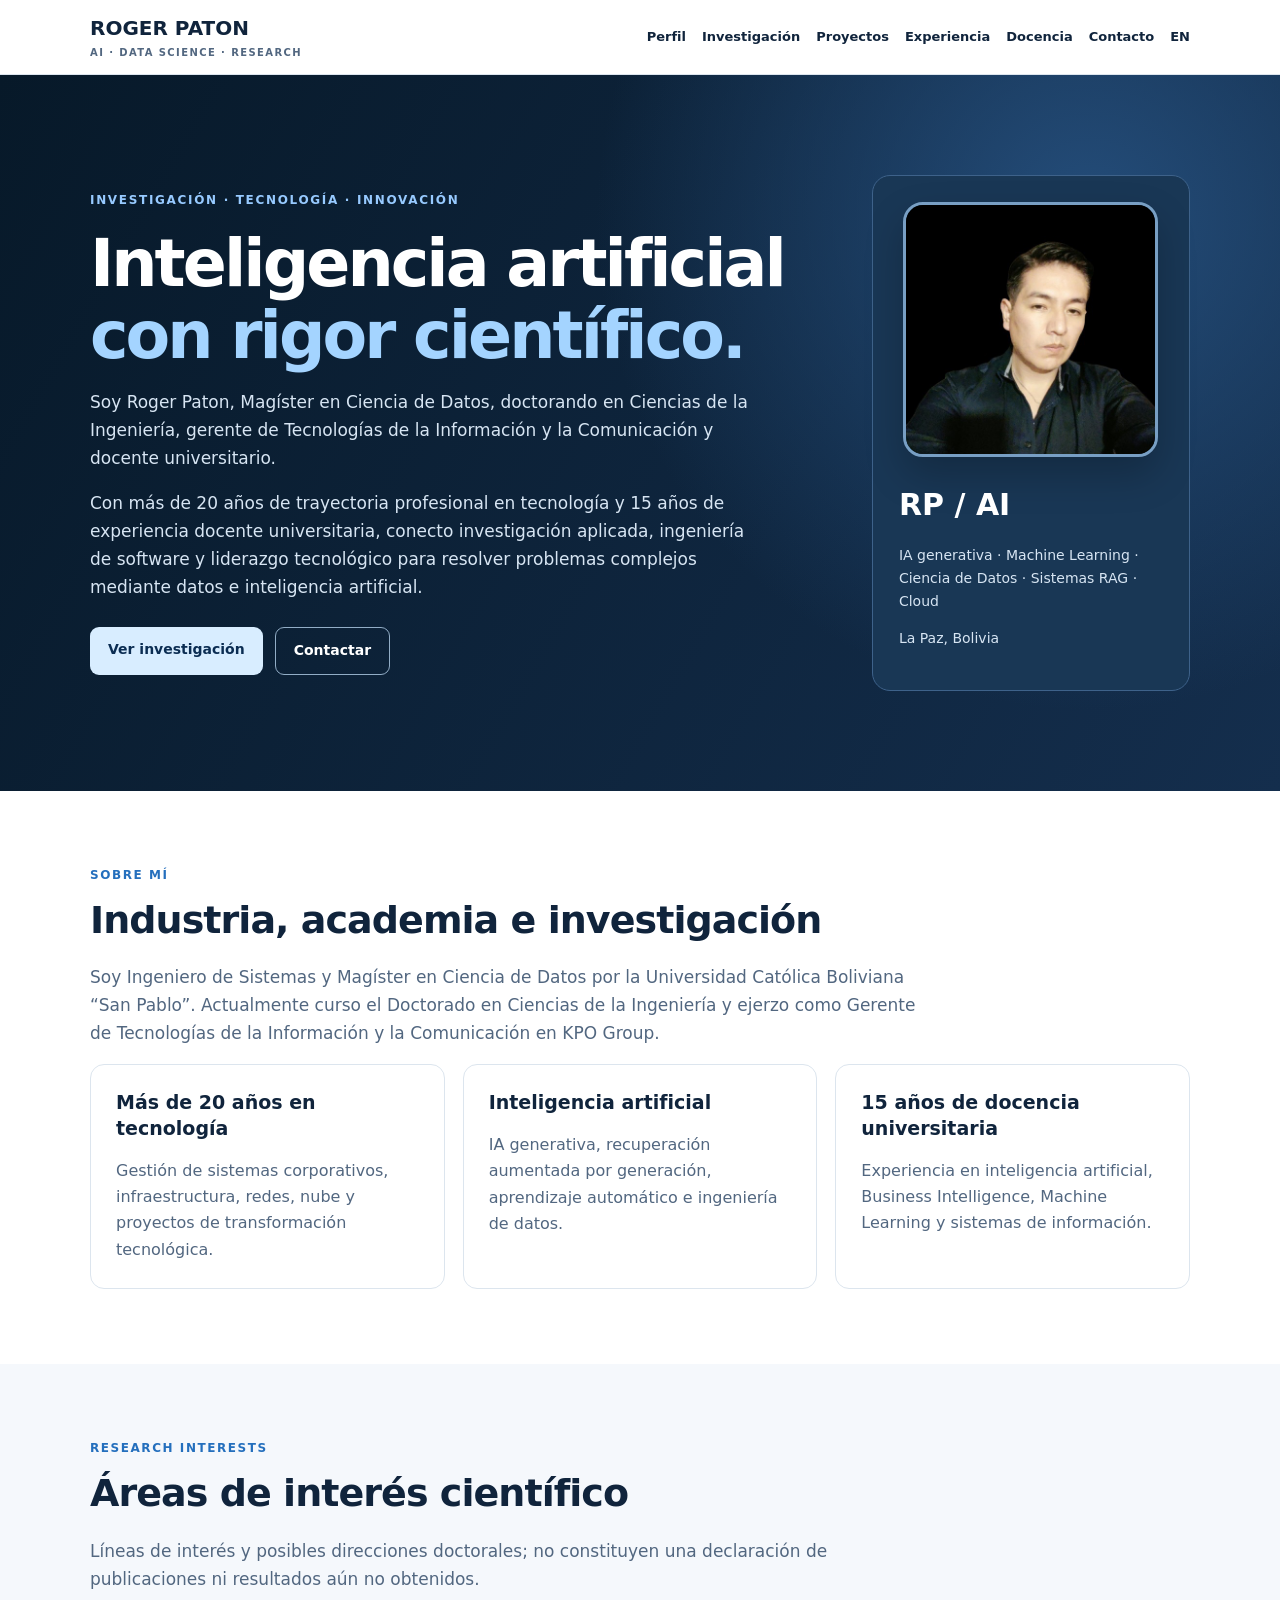
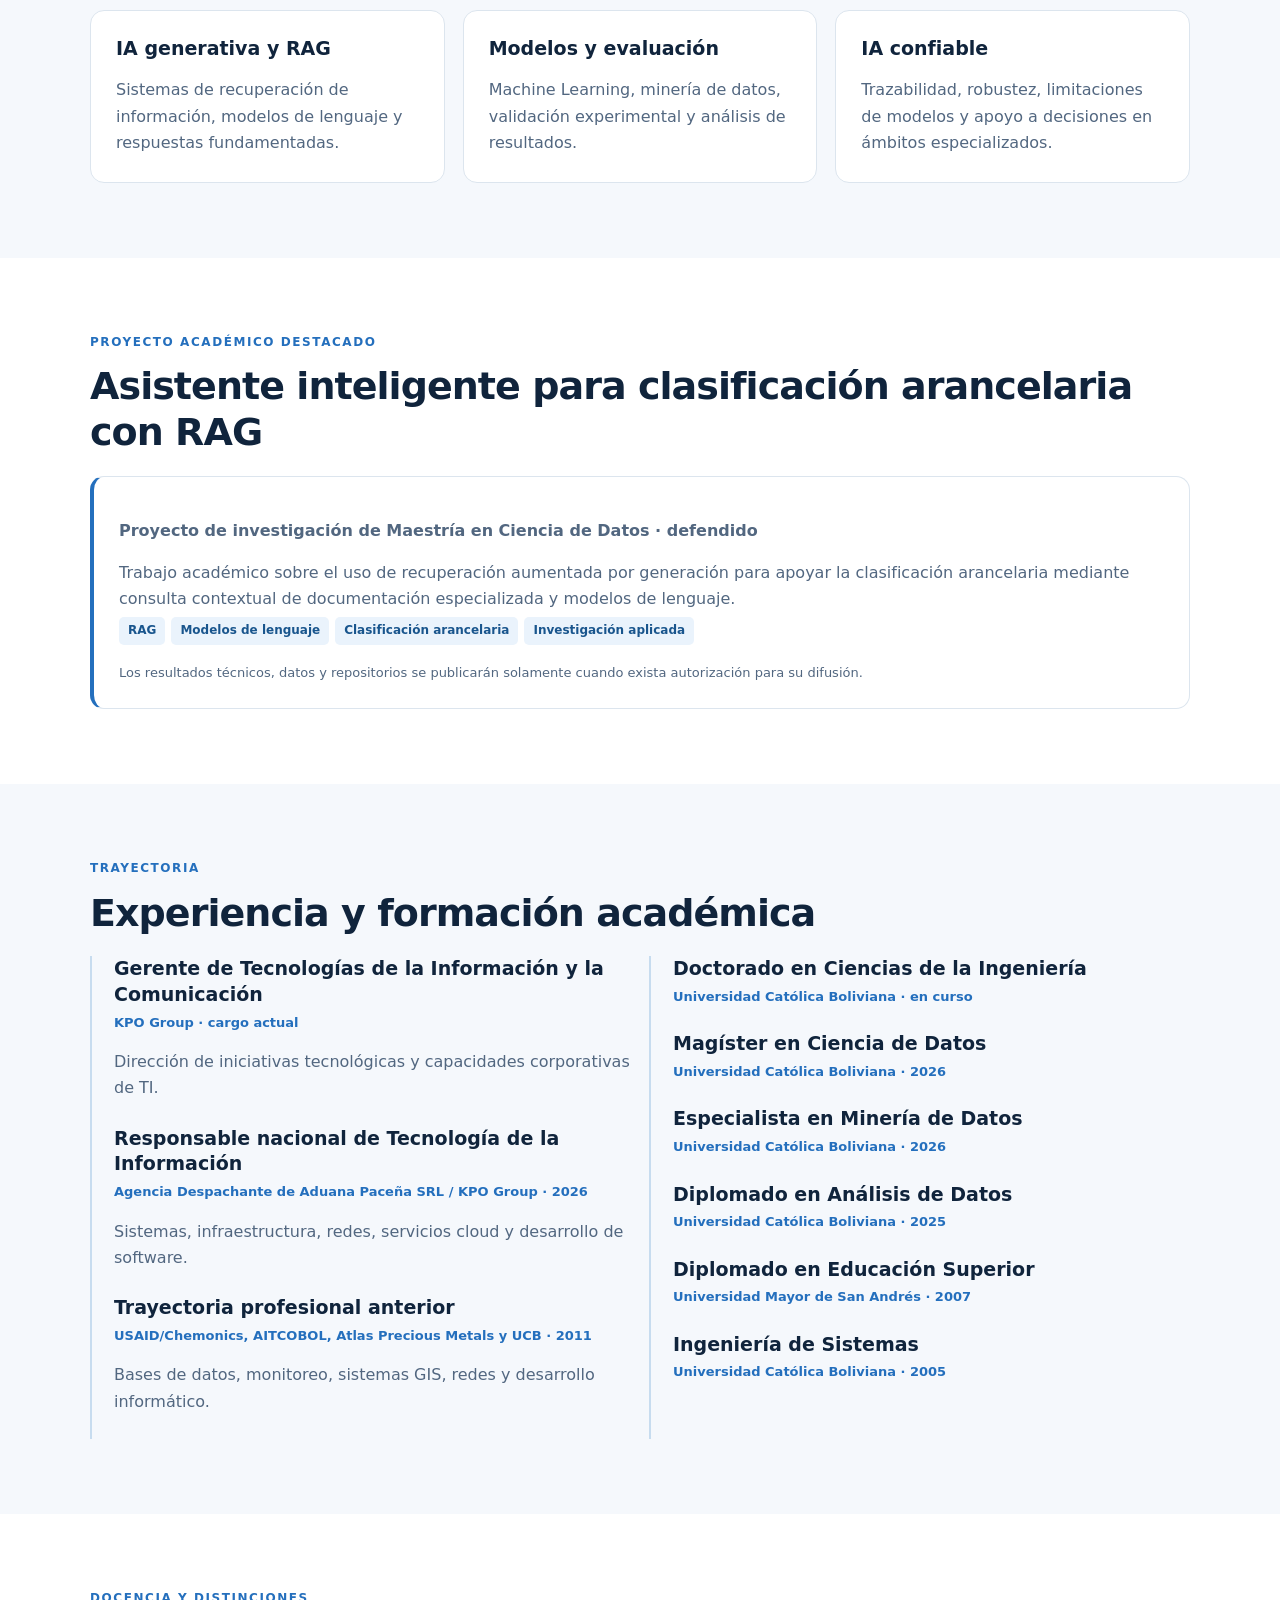
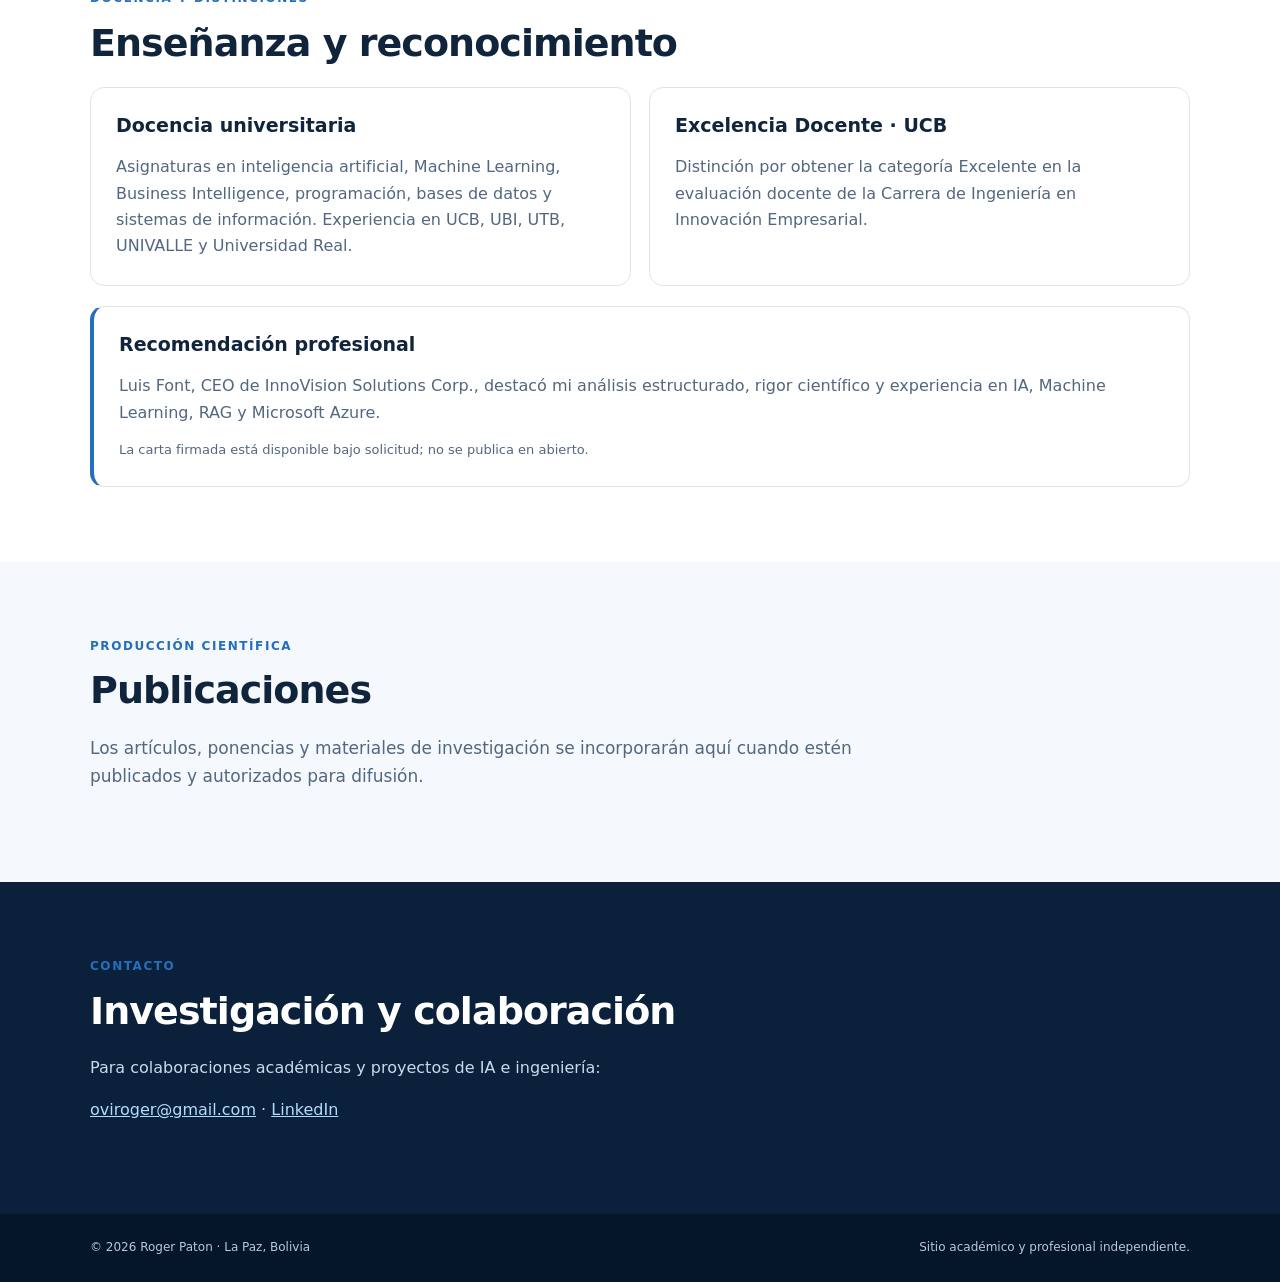
<file: index.html>
<!doctype html>
<html lang="es"><head><meta charset="utf-8"><meta name="viewport" content="width=device-width, initial-scale=1">
<meta name="description" content="Roger Paton: investigación en inteligencia artificial, ciencia de datos, RAG e ingeniería. Perfil académico y profesional.">
<title>Roger Paton | AI, Data Science & Engineering Research</title>
<link rel="stylesheet" href="/assets/style.css?v=20261116"><link rel="canonical" href="https://roger-paton-ai.github.io/">
<link rel="alternate" hreflang="en" href="https://roger-paton-ai.github.io/en/"></head>
<body><a class="skip" href="#inicio">Ir al contenido</a>
<header><div class="wrap"><a class="brand" href="/">ROGER PATON<small>AI · DATA SCIENCE · RESEARCH</small></a><nav aria-label="Navegación"><a href="#perfil">Perfil</a><a href="#investigacion">Investigación</a><a href="#proyectos">Proyectos</a><a href="#experiencia">Experiencia</a><a href="#docencia">Docencia</a><a href="#contacto">Contacto</a><a href="/en/" lang="en">EN</a></nav></div></header>
<main id="inicio"><section class="hero"><div class="wrap hero-grid"><div><div class="eyebrow">Investigación · Tecnología · Innovación</div><h1>Inteligencia artificial <span>con rigor científico.</span></h1><p>Soy Roger Paton, Magíster en Ciencia de Datos, doctorando en Ciencias de la Ingeniería, gerente de Tecnologías de la Información y la Comunicación y docente universitario.</p><p>Con más de 20 años de trayectoria profesional en tecnología y 15 años de experiencia docente universitaria, conecto investigación aplicada, ingeniería de software y liderazgo tecnológico para resolver problemas complejos mediante datos e inteligencia artificial.</p><div class="buttons"><a class="btn" href="#investigacion">Ver investigación</a><a class="btn outline" href="#contacto">Contactar</a></div></div><aside class="hero-card"><img class="portrait" src="/assets/img/Roger.jpg?v=original-1" alt="Roger Paton — retrato profesional" width="360" height="360" decoding="async" fetchpriority="high"><strong>RP / AI</strong><p>IA generativa · Machine Learning · Ciencia de Datos · Sistemas RAG · Cloud</p><p>La Paz, Bolivia</p></aside></div></section>
<section class="section" id="perfil"><div class="wrap"><div class="over">Sobre mí</div><h2>Industria, academia e investigación</h2><p class="lead">Soy Ingeniero de Sistemas y Magíster en Ciencia de Datos por la Universidad Católica Boliviana “San Pablo”. Actualmente curso el Doctorado en Ciencias de la Ingeniería y ejerzo como Gerente de Tecnologías de la Información y la Comunicación en KPO Group.</p><div class="grid3"><article class="card"><h3>Más de 20 años en tecnología</h3><p>Gestión de sistemas corporativos, infraestructura, redes, nube y proyectos de transformación tecnológica.</p></article><article class="card"><h3>Inteligencia artificial</h3><p>IA generativa, recuperación aumentada por generación, aprendizaje automático e ingeniería de datos.</p></article><article class="card"><h3>15 años de docencia universitaria</h3><p>Experiencia en inteligencia artificial, Business Intelligence, Machine Learning y sistemas de información.</p></article></div></div></section>
<section class="section alt" id="investigacion"><div class="wrap"><div class="over">Research interests</div><h2>Áreas de interés científico</h2><p class="lead">Líneas de interés y posibles direcciones doctorales; no constituyen una declaración de publicaciones ni resultados aún no obtenidos.</p><div class="grid3"><article class="card"><h3>IA generativa y RAG</h3><p>Sistemas de recuperación de información, modelos de lenguaje y respuestas fundamentadas.</p></article><article class="card"><h3>Modelos y evaluación</h3><p>Machine Learning, minería de datos, validación experimental y análisis de resultados.</p></article><article class="card"><h3>IA confiable</h3><p>Trazabilidad, robustez, limitaciones de modelos y apoyo a decisiones en ámbitos especializados.</p></article></div></div></section>
<section class="section" id="proyectos"><div class="wrap"><div class="over">Proyecto académico destacado</div><h2>Asistente inteligente para clasificación arancelaria con RAG</h2><div class="panel feature"><p><strong>Proyecto de investigación de Maestría en Ciencia de Datos · defendido</strong></p><p>Trabajo académico sobre el uso de recuperación aumentada por generación para apoyar la clasificación arancelaria mediante consulta contextual de documentación especializada y modelos de lenguaje.</p><span class="tag">RAG</span><span class="tag">Modelos de lenguaje</span><span class="tag">Clasificación arancelaria</span><span class="tag">Investigación aplicada</span><p class="small">Los resultados técnicos, datos y repositorios se publicarán solamente cuando exista autorización para su difusión.</p></div></div></section>
<section class="section alt" id="experiencia"><div class="wrap"><div class="over">Trayectoria</div><h2>Experiencia y formación académica</h2><div class="grid2"><div class="timeline"><div class="entry"><h3>Gerente de Tecnologías de la Información y la Comunicación</h3><small>KPO Group · cargo actual</small><p>Dirección de iniciativas tecnológicas y capacidades corporativas de TI.</p></div><div class="entry"><h3>Responsable nacional de Tecnología de la Información</h3><small>Agencia Despachante de Aduana Paceña SRL / KPO Group · 2026</small><p>Sistemas, infraestructura, redes, servicios cloud y desarrollo de software.</p></div><div class="entry"><h3>Trayectoria profesional anterior</h3><small>USAID/Chemonics, AITCOBOL, Atlas Precious Metals y UCB · 2011</small><p>Bases de datos, monitoreo, sistemas GIS, redes y desarrollo informático.</p></div></div><div class="timeline"><div class="entry"><h3>Doctorado en Ciencias de la Ingeniería</h3><small>Universidad Católica Boliviana · en curso</small></div><div class="entry"><h3>Magíster en Ciencia de Datos</h3><small>Universidad Católica Boliviana · 2026</small></div><div class="entry"><h3>Especialista en Minería de Datos</h3><small>Universidad Católica Boliviana · 2026</small></div><div class="entry"><h3>Diplomado en Análisis de Datos</h3><small>Universidad Católica Boliviana · 2025</small></div><div class="entry"><h3>Diplomado en Educación Superior</h3><small>Universidad Mayor de San Andrés · 2007</small></div><div class="entry"><h3>Ingeniería de Sistemas</h3><small>Universidad Católica Boliviana · 2005</small></div></div></div></div></section>
<section class="section" id="docencia"><div class="wrap"><div class="over">Docencia y distinciones</div><h2>Enseñanza y reconocimiento</h2><div class="grid2"><article class="card"><h3>Docencia universitaria</h3><p>Asignaturas en inteligencia artificial, Machine Learning, Business Intelligence, programación, bases de datos y sistemas de información. Experiencia en UCB, UBI, UTB, UNIVALLE y Universidad Real.</p></article><article class="card"><h3>Excelencia Docente · UCB</h3><p>Distinción por obtener la categoría Excelente en la evaluación docente de la Carrera de Ingeniería en Innovación Empresarial.</p></article></div><div class="panel feature" style="margin-top:20px"><h3>Recomendación profesional</h3><p>Luis Font, CEO de InnoVision Solutions Corp., destacó mi análisis estructurado, rigor científico y experiencia en IA, Machine Learning, RAG y Microsoft Azure.</p><p class="small">La carta firmada está disponible bajo solicitud; no se publica en abierto.</p></div></div></section>
<section class="section alt" id="publicaciones"><div class="wrap"><div class="over">Producción científica</div><h2>Publicaciones</h2><p class="lead">Los artículos, ponencias y materiales de investigación se incorporarán aquí cuando estén publicados y autorizados para difusión.</p></div></section>
<section class="section contact" id="contacto"><div class="wrap"><div class="over">Contacto</div><h2>Investigación y colaboración</h2><p>Para colaboraciones académicas y proyectos de IA e ingeniería:</p><p><a href="mailto:oviroger@gmail.com">oviroger@gmail.com</a> · <a href="https://www.linkedin.com/in/r-paton-g/">LinkedIn</a></p></div></section></main>
<footer class="footer"><div class="wrap"><span>© 2026 Roger Paton · La Paz, Bolivia</span><span>Sitio académico y profesional independiente.</span></div></footer></body></html>
</file>
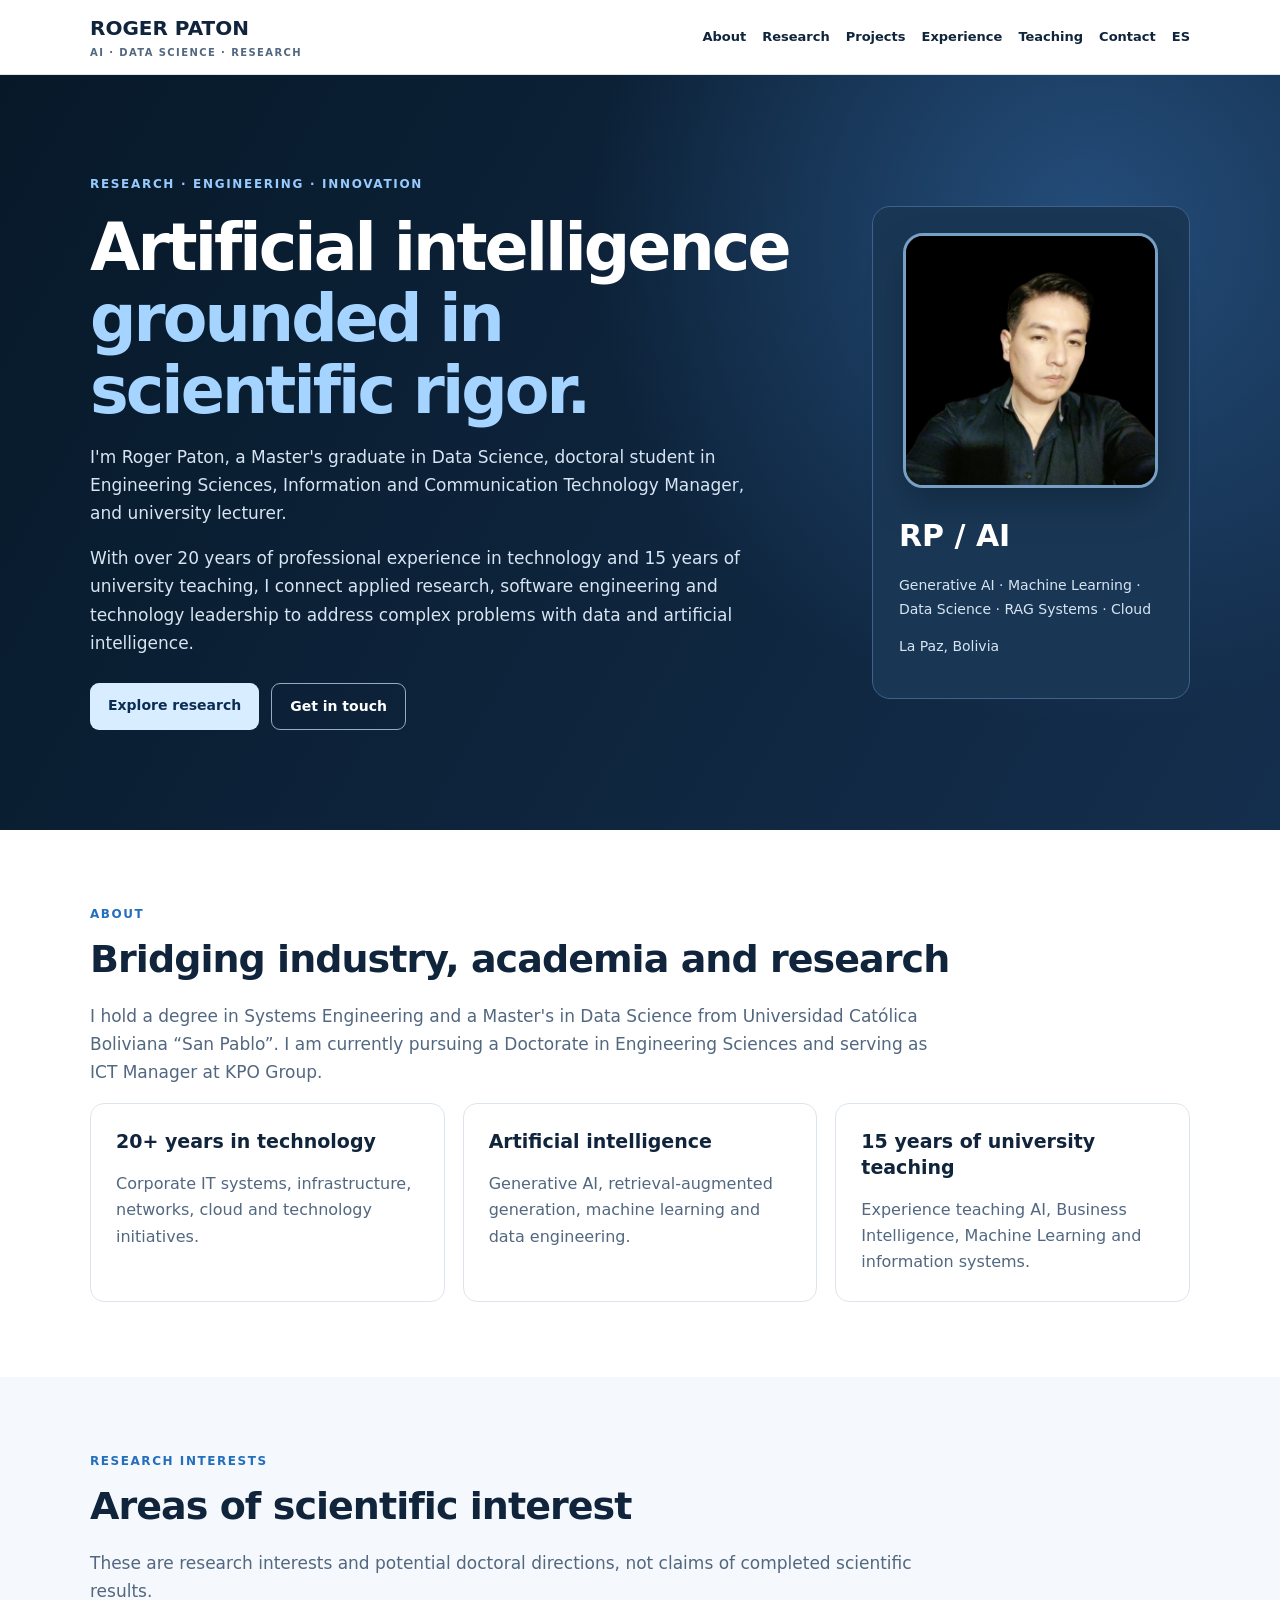
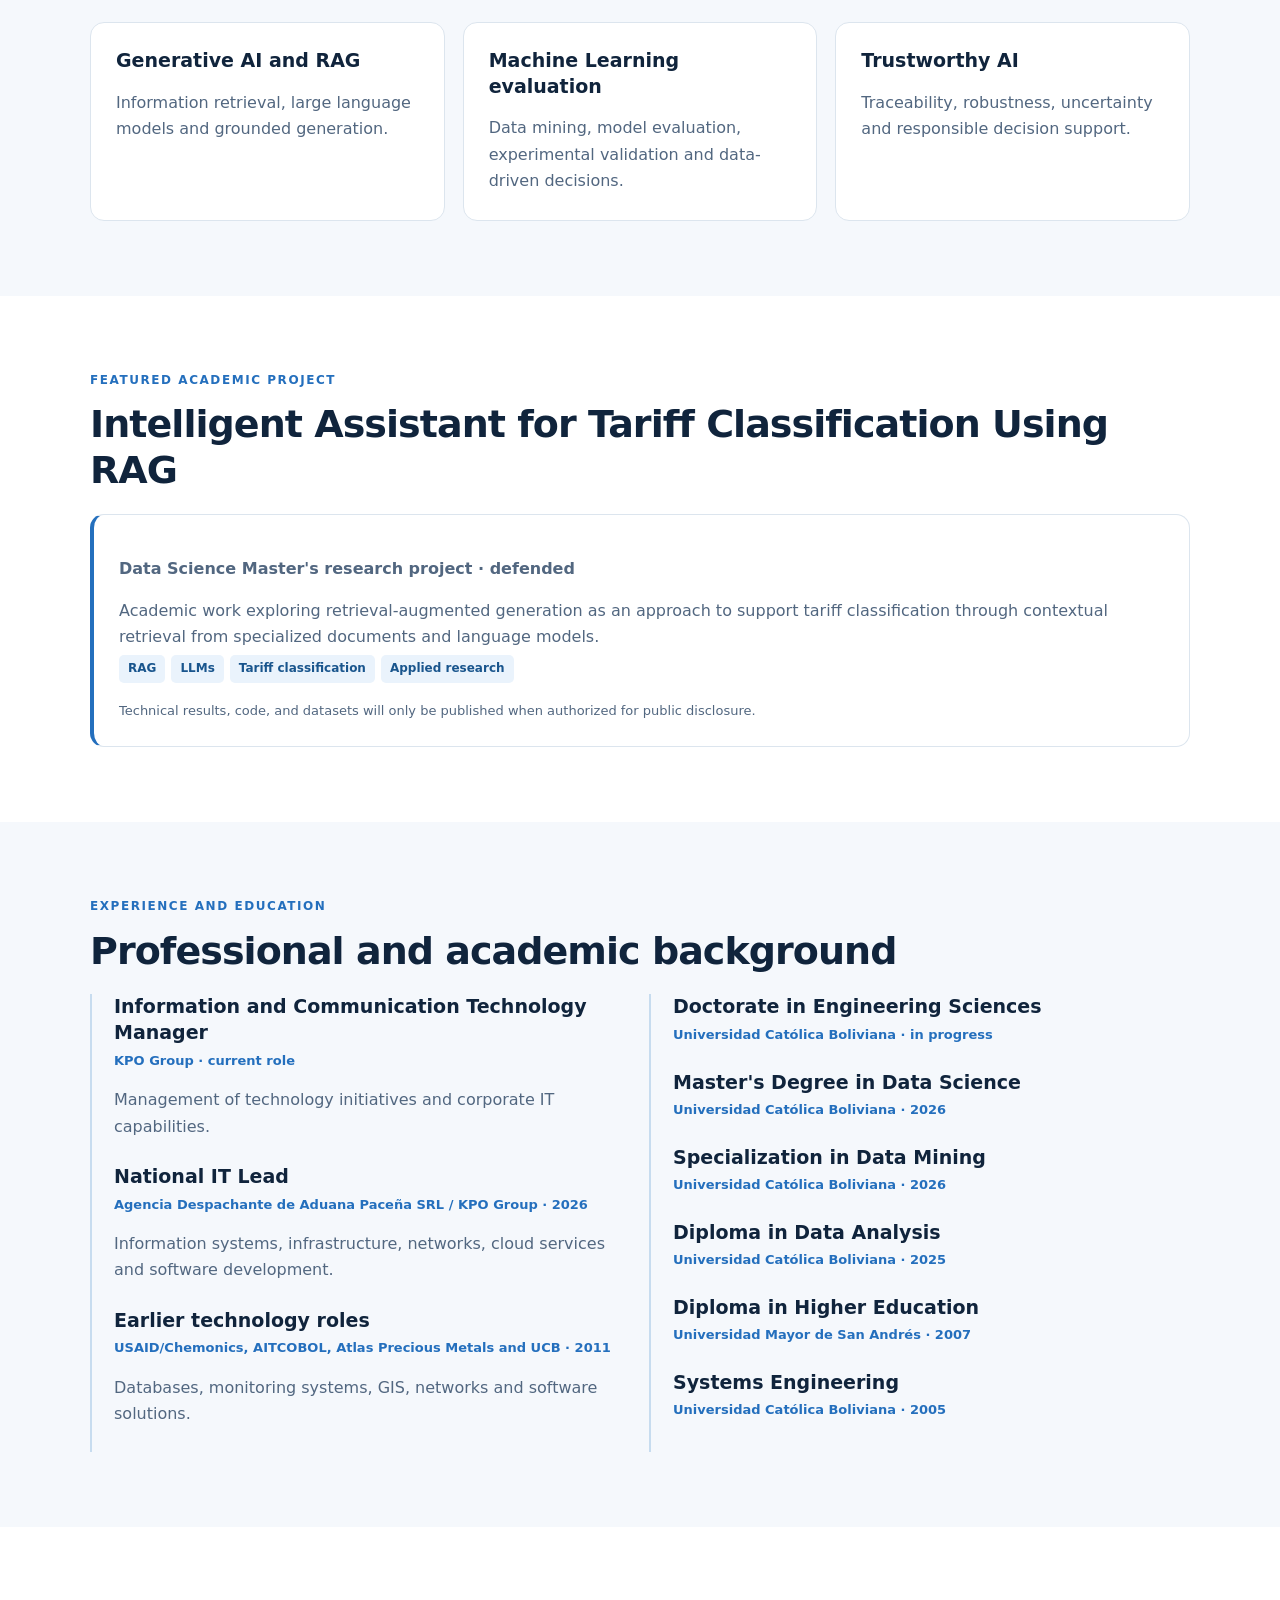
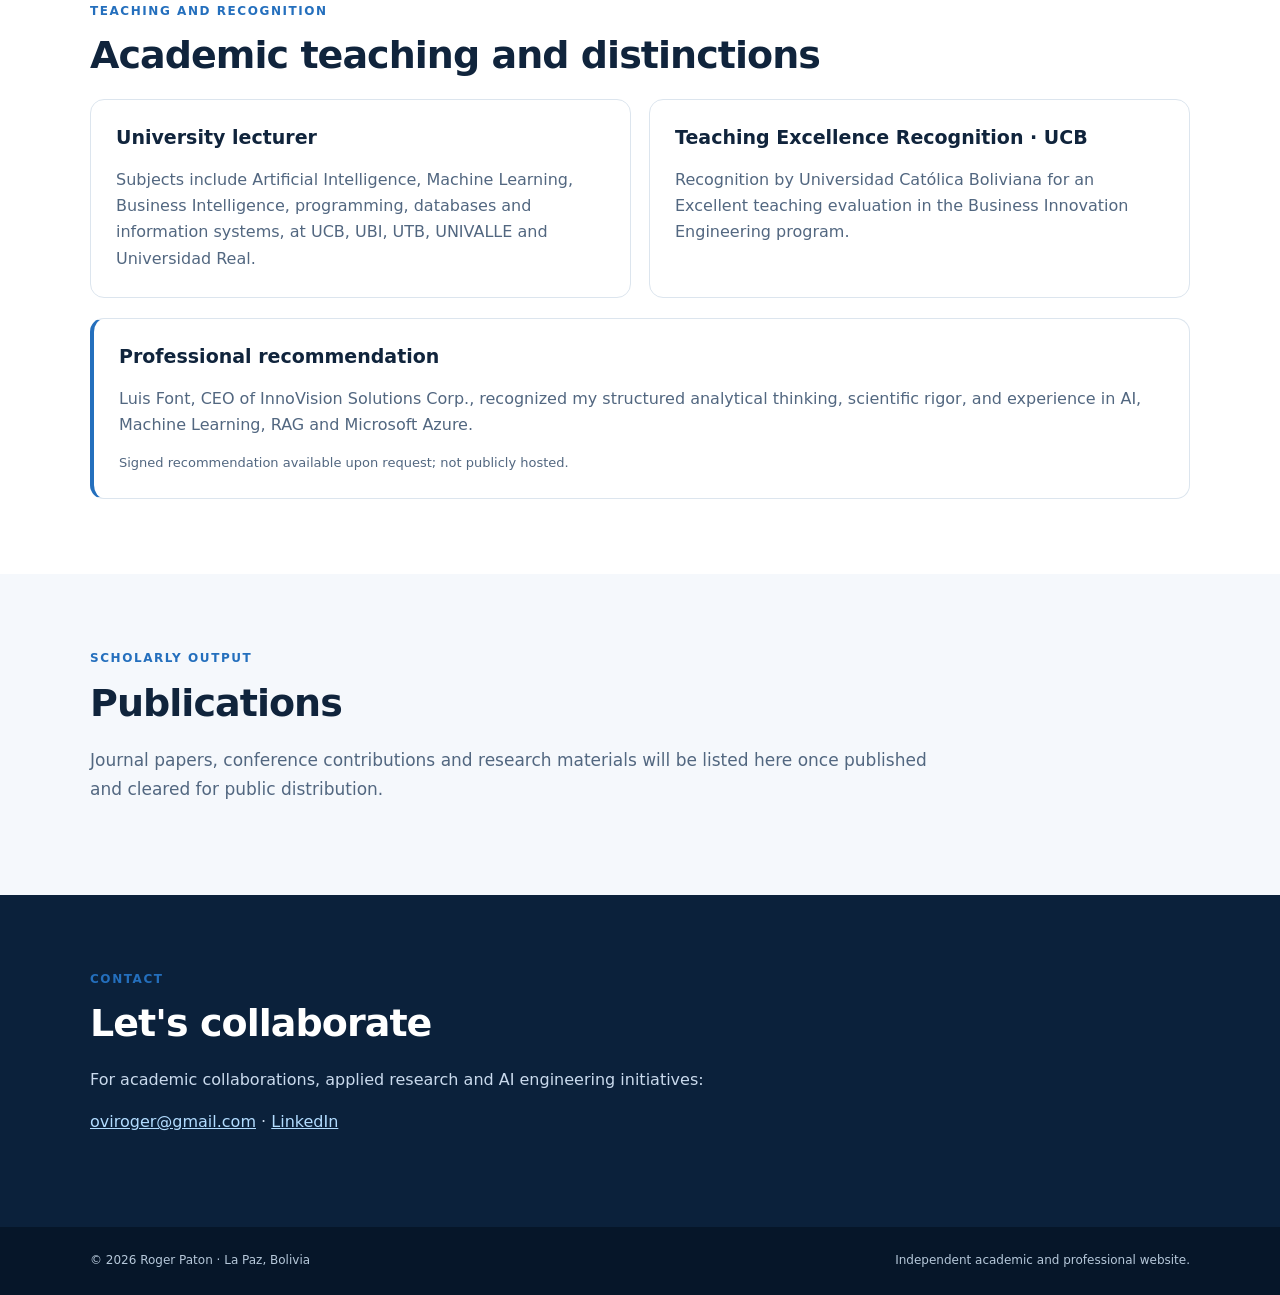
<file: en/index.html>
<!doctype html><html lang="en"><head><meta charset="utf-8"><meta name="viewport" content="width=device-width,initial-scale=1"><title>Roger Paton | AI, Data Science & Engineering Research</title><meta name="description" content="Academic and professional website of Roger Paton, focused on AI, Data Science, RAG and Engineering Research."><link rel="stylesheet" href="/assets/style.css?v=20261116"><link rel="canonical" href="https://roger-paton-ai.github.io/en/"><link rel="alternate" hreflang="es" href="https://roger-paton-ai.github.io/"></head><body><a href="#main" class="skip">Skip to content</a><header><div class="wrap"><a href="/en/" class="brand">ROGER PATON<small>AI · DATA SCIENCE · RESEARCH</small></a><nav aria-label="Main navigation"><a href="#about">About</a><a href="#research">Research</a><a href="#projects">Projects</a><a href="#experience">Experience</a><a href="#teaching">Teaching</a><a href="#contact">Contact</a><a href="/" lang="es">ES</a></nav></div></header><main id="main"><section class="hero"><div class="wrap hero-grid"><div><div class="eyebrow">Research · Engineering · Innovation</div><h1>Artificial intelligence <span>grounded in scientific rigor.</span></h1><p>I'm Roger Paton, a Master's graduate in Data Science, doctoral student in Engineering Sciences, Information and Communication Technology Manager, and university lecturer.</p><p>With over 20 years of professional experience in technology and 15 years of university teaching, I connect applied research, software engineering and technology leadership to address complex problems with data and artificial intelligence.</p><div class="buttons"><a class="btn" href="#research">Explore research</a><a class="btn outline" href="#contact">Get in touch</a></div></div><aside class="hero-card"><img class="portrait" src="/assets/img/Roger.jpg?v=original-1" alt="Roger Paton — retrato profesional" width="360" height="360" decoding="async" fetchpriority="high"><strong>RP / AI</strong><p>Generative AI · Machine Learning · Data Science · RAG Systems · Cloud</p><p>La Paz, Bolivia</p></aside></div></section><section class="section" id="about"><div class="wrap"><div class="over">About</div><h2>Bridging industry, academia and research</h2><p class="lead">I hold a degree in Systems Engineering and a Master's in Data Science from Universidad Católica Boliviana “San Pablo”. I am currently pursuing a Doctorate in Engineering Sciences and serving as ICT Manager at KPO Group.</p><div class="grid3"><article class="card"><h3>20+ years in technology</h3><p>Corporate IT systems, infrastructure, networks, cloud and technology initiatives.</p></article><article class="card"><h3>Artificial intelligence</h3><p>Generative AI, retrieval-augmented generation, machine learning and data engineering.</p></article><article class="card"><h3>15 years of university teaching</h3><p>Experience teaching AI, Business Intelligence, Machine Learning and information systems.</p></article></div></div></section><section class="section alt" id="research"><div class="wrap"><div class="over">Research interests</div><h2>Areas of scientific interest</h2><p class="lead">These are research interests and potential doctoral directions, not claims of completed scientific results.</p><div class="grid3"><article class="card"><h3>Generative AI and RAG</h3><p>Information retrieval, large language models and grounded generation.</p></article><article class="card"><h3>Machine Learning evaluation</h3><p>Data mining, model evaluation, experimental validation and data-driven decisions.</p></article><article class="card"><h3>Trustworthy AI</h3><p>Traceability, robustness, uncertainty and responsible decision support.</p></article></div></div></section><section class="section" id="projects"><div class="wrap"><div class="over">Featured academic project</div><h2>Intelligent Assistant for Tariff Classification Using RAG</h2><div class="panel feature"><p><strong>Data Science Master's research project · defended</strong></p><p>Academic work exploring retrieval-augmented generation as an approach to support tariff classification through contextual retrieval from specialized documents and language models.</p><span class="tag">RAG</span><span class="tag">LLMs</span><span class="tag">Tariff classification</span><span class="tag">Applied research</span><p class="small">Technical results, code, and datasets will only be published when authorized for public disclosure.</p></div></div></section><section class="section alt" id="experience"><div class="wrap"><div class="over">Experience and education</div><h2>Professional and academic background</h2><div class="grid2"><div class="timeline"><div class="entry"><h3>Information and Communication Technology Manager</h3><small>KPO Group · current role</small><p>Management of technology initiatives and corporate IT capabilities.</p></div><div class="entry"><h3>National IT Lead</h3><small>Agencia Despachante de Aduana Paceña SRL / KPO Group · 2026</small><p>Information systems, infrastructure, networks, cloud services and software development.</p></div><div class="entry"><h3>Earlier technology roles</h3><small>USAID/Chemonics, AITCOBOL, Atlas Precious Metals and UCB · 2011</small><p>Databases, monitoring systems, GIS, networks and software solutions.</p></div></div><div class="timeline"><div class="entry"><h3>Doctorate in Engineering Sciences</h3><small>Universidad Católica Boliviana · in progress</small></div><div class="entry"><h3>Master's Degree in Data Science</h3><small>Universidad Católica Boliviana · 2026</small></div><div class="entry"><h3>Specialization in Data Mining</h3><small>Universidad Católica Boliviana · 2026</small></div><div class="entry"><h3>Diploma in Data Analysis</h3><small>Universidad Católica Boliviana · 2025</small></div><div class="entry"><h3>Diploma in Higher Education</h3><small>Universidad Mayor de San Andrés · 2007</small></div><div class="entry"><h3>Systems Engineering</h3><small>Universidad Católica Boliviana · 2005</small></div></div></div></div></section><section class="section" id="teaching"><div class="wrap"><div class="over">Teaching and recognition</div><h2>Academic teaching and distinctions</h2><div class="grid2"><article class="card"><h3>University lecturer</h3><p>Subjects include Artificial Intelligence, Machine Learning, Business Intelligence, programming, databases and information systems, at UCB, UBI, UTB, UNIVALLE and Universidad Real.</p></article><article class="card"><h3>Teaching Excellence Recognition · UCB</h3><p>Recognition by Universidad Católica Boliviana for an Excellent teaching evaluation in the Business Innovation Engineering program.</p></article></div><div class="panel feature" style="margin-top:20px"><h3>Professional recommendation</h3><p>Luis Font, CEO of InnoVision Solutions Corp., recognized my structured analytical thinking, scientific rigor, and experience in AI, Machine Learning, RAG and Microsoft Azure.</p><p class="small">Signed recommendation available upon request; not publicly hosted.</p></div></div></section><section class="section alt" id="publications"><div class="wrap"><div class="over">Scholarly output</div><h2>Publications</h2><p class="lead">Journal papers, conference contributions and research materials will be listed here once published and cleared for public distribution.</p></div></section><section class="section contact" id="contact"><div class="wrap"><div class="over">Contact</div><h2>Let's collaborate</h2><p>For academic collaborations, applied research and AI engineering initiatives:</p><p><a href="mailto:oviroger@gmail.com">oviroger@gmail.com</a> · <a href="https://www.linkedin.com/in/r-paton-g/">LinkedIn</a></p></div></section></main><footer class="footer"><div class="wrap"><span>© 2026 Roger Paton · La Paz, Bolivia</span><span>Independent academic and professional website.</span></div></footer></body></html>
</file>
<file: assets/style.css>
:root{--ink:#10243c;--muted:#526780;--blue:#246fbd;--line:#dce5ee;--bg:#f5f8fc}*{box-sizing:border-box}html{scroll-behavior:smooth}body{margin:0;font:16px/1.65 system-ui,-apple-system,Segoe UI,Arial,sans-serif;color:var(--ink)}a{color:var(--blue)}.wrap{width:min(1100px,92%);margin:auto}header{position:sticky;top:0;background:#fff;border-bottom:1px solid var(--line);z-index:5}header .wrap{min-height:74px;display:flex;align-items:center;justify-content:space-between;gap:16px}.brand{text-decoration:none;color:var(--ink);font-weight:800;font-size:20px}.brand small{display:block;font-size:10px;letter-spacing:.14em;color:var(--muted)}nav{display:flex;gap:16px;flex-wrap:wrap}nav a{color:var(--ink);text-decoration:none;font-size:13px;font-weight:650}.hero{background:radial-gradient(circle at 85% 20%,#244d7a,transparent 40%),linear-gradient(120deg,#071929,#142e4d);color:white;padding:100px 0}.hero-grid{display:grid;grid-template-columns:1.6fr .7fr;gap:55px;align-items:center}.eyebrow{font-size:12px;letter-spacing:.14em;font-weight:750;color:#97caff;text-transform:uppercase}h1{font-size:clamp(40px,5.3vw,65px);letter-spacing:-.045em;line-height:1.1;margin:17px 0}h1 span{color:#a4d4ff}h2{font-size:clamp(29px,3vw,38px);letter-spacing:-.025em;line-height:1.2;margin:12px 0 20px}h3{font-size:19px;line-height:1.35;margin:0 0 9px}.hero p{color:#d7e5f3;font-size:17px;max-width:680px}.hero-card{background:#193755;border:1px solid #3e628a;border-radius:18px;padding:26px}.hero-card strong{display:block;font-size:30px;margin-bottom:12px}.hero-card p{font-size:14px}.buttons{display:flex;gap:12px;flex-wrap:wrap;margin-top:26px}.btn{display:inline-block;text-decoration:none;background:#d8edff;color:#0b2d53;padding:11px 18px;border-radius:9px;font-size:14px;font-weight:800}.btn.outline{background:transparent;border:1px solid #92adc6;color:white}.section{padding:75px 0}.alt{background:var(--bg)}.over{font-size:12px;text-transform:uppercase;letter-spacing:.13em;font-weight:800;color:var(--blue)}.lead{max-width:850px;color:var(--muted);font-size:17px}.grid3,.grid2{display:grid;gap:18px}.grid3{grid-template-columns:repeat(3,1fr)}.grid2{grid-template-columns:repeat(2,1fr)}.card,.panel{border:1px solid var(--line);background:white;border-radius:14px;padding:25px}.card p,.panel p{color:var(--muted);margin-bottom:0}.tag{display:inline-block;background:#eaf3fc;border-radius:5px;padding:4px 9px;margin:4px 6px 4px 0;font-size:12px;color:#19558d;font-weight:700}.timeline{border-left:2px solid #c7dcef;padding-left:22px}.entry{margin-bottom:24px}.entry h3{margin-bottom:4px}.entry small{display:block;font-size:13px;color:var(--blue);font-weight:700;margin-bottom:7px}.entry p{color:var(--muted)}.feature{border-left:4px solid var(--blue)}.small{font-size:13px;color:var(--muted)}.contact{background:#0b213b;color:white}.contact p{color:#cadaed}.contact a{color:#b2dcff}.footer{background:#061629;color:#b6c8da;padding:24px 0;font-size:12px}.footer .wrap{display:flex;justify-content:space-between;gap:20px}.skip{position:absolute;left:-10000px}.skip:focus{left:10px;top:10px;z-index:9;background:white}@media(max-width:850px){header .wrap{padding:14px 0;display:block}nav{margin-top:10px}.hero-grid,.grid2{grid-template-columns:1fr}.grid3{grid-template-columns:1fr}.hero{padding:65px 0}.hero-card{max-width:450px}.section{padding:55px 0}.footer .wrap{display:block}}
/* Portrait and subtle interaction enhancements */
.portrait{display:block;width:min(100%,255px);height:auto;aspect-ratio:1;object-fit:cover;object-position:center;border-radius:20px;margin:0 auto 23px;border:3px solid rgba(171,215,255,.65);box-shadow:0 18px 38px rgba(0,0,0,.22)}.hero-card{transition:transform .32s ease,box-shadow .32s ease}.card,.panel{transition:transform .28s ease,box-shadow .28s ease,border-color .28s ease}.btn{transition:transform .25s ease,background-color .25s ease,box-shadow .25s ease}a:focus-visible{outline:3px solid #86caff;outline-offset:4px}@media (hover:hover) and (prefers-reduced-motion:no-preference){.card:hover,.panel:hover{transform:translateY(-3px);box-shadow:0 12px 25px rgba(18,44,75,.10);border-color:#b7d5ee}.btn:hover{transform:translateY(-2px);box-shadow:0 7px 15px rgba(13,42,70,.14)}.hero-card:hover{transform:translateY(-3px)}}@media(prefers-reduced-motion:no-preference){@keyframes heroFade{from{opacity:0;transform:translateY(14px)}to{opacity:1;transform:translateY(0)}}.hero-grid>div{animation:heroFade .85s both}.hero-card{animation:heroFade 1s .15s both}html{scroll-behavior:smooth}}@media(prefers-reduced-motion:reduce){html{scroll-behavior:auto!important}*,*::before,*::after{animation:none!important;transition:none!important}}@media(max-width:850px){.portrait{width:185px}}
</file>
